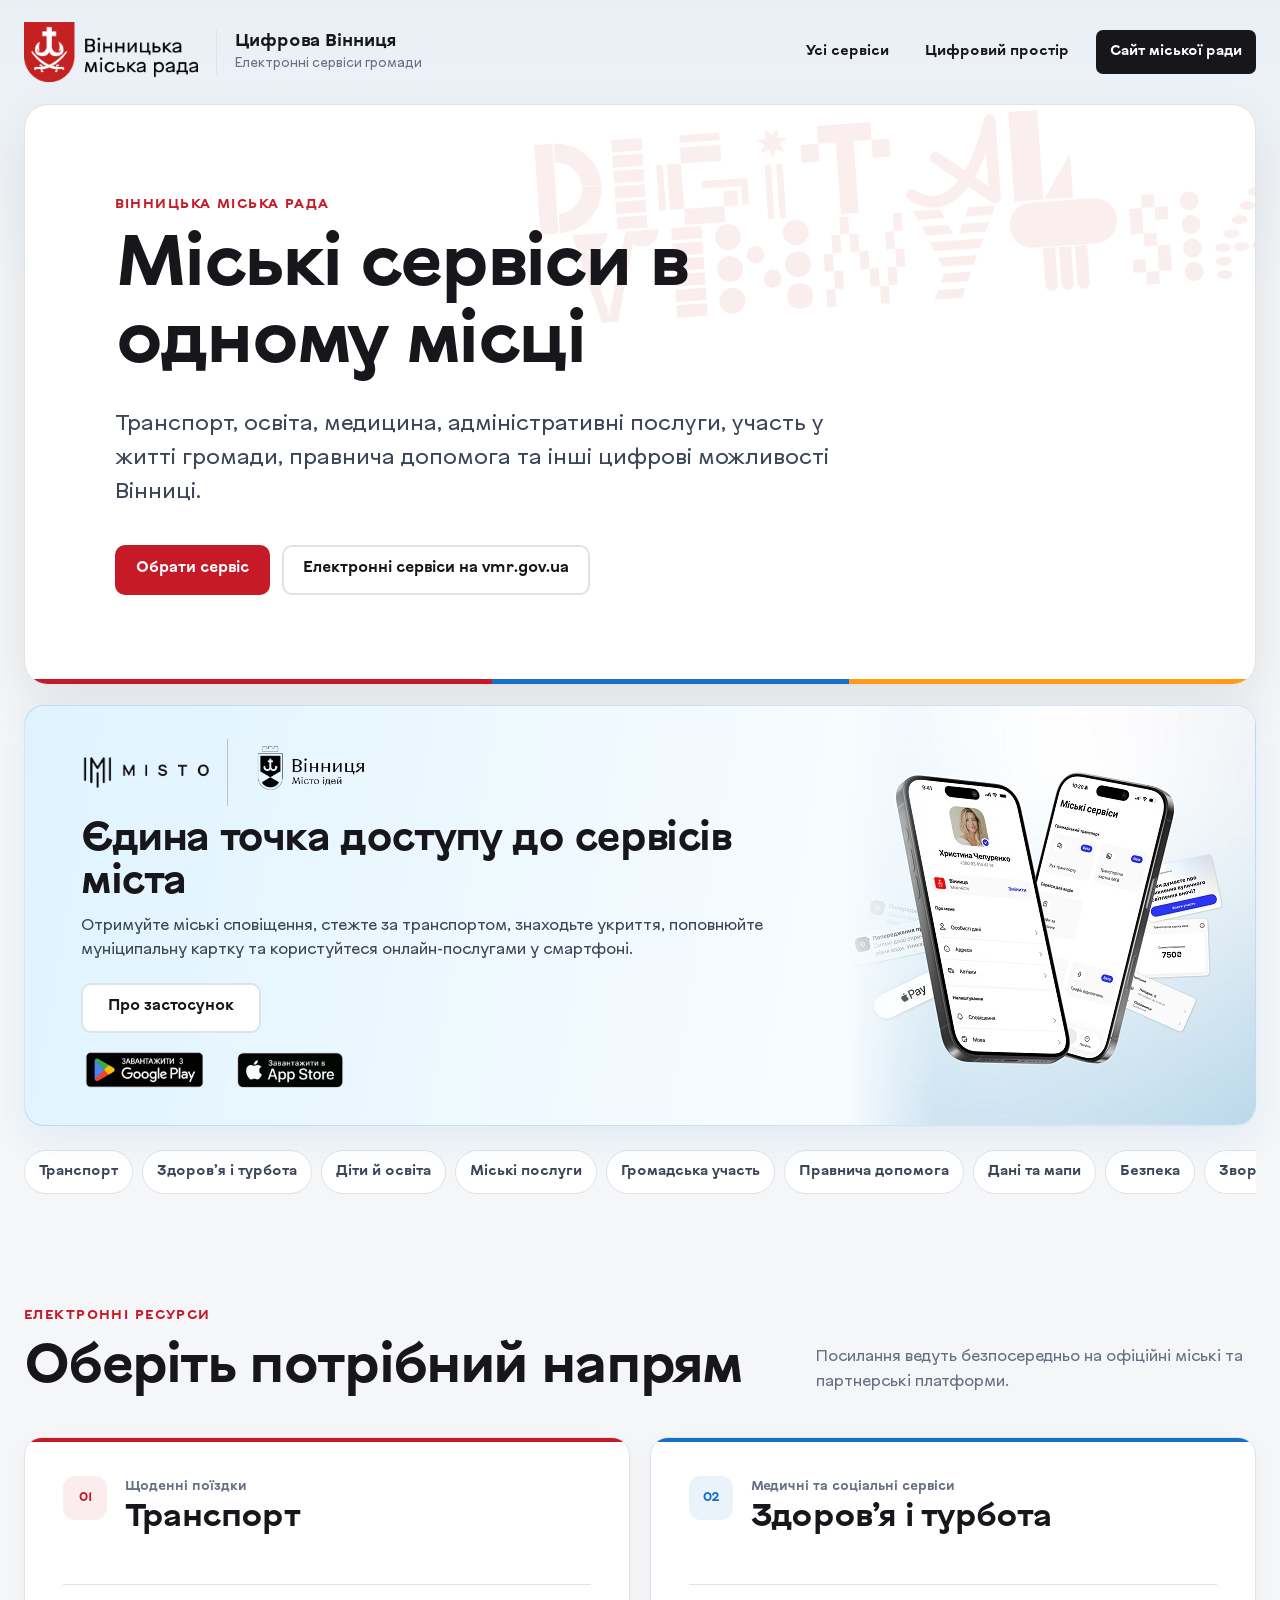
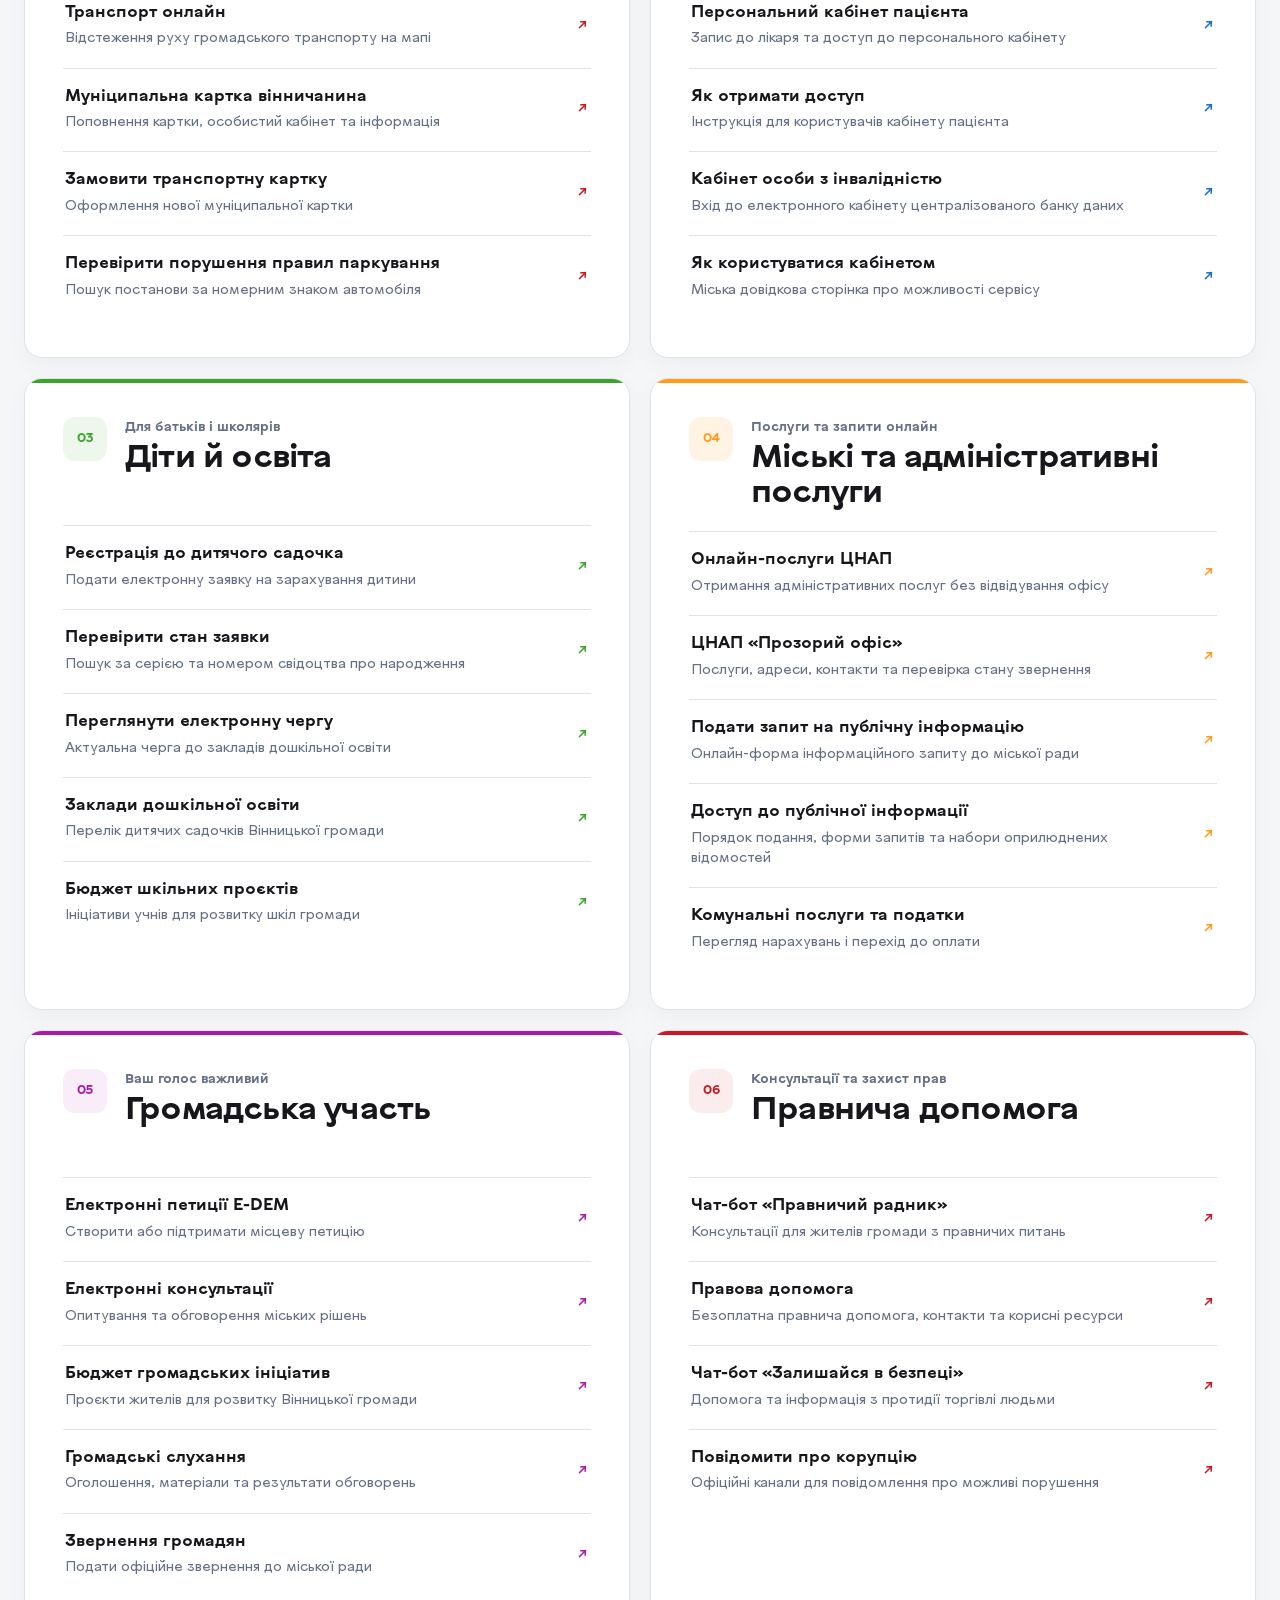
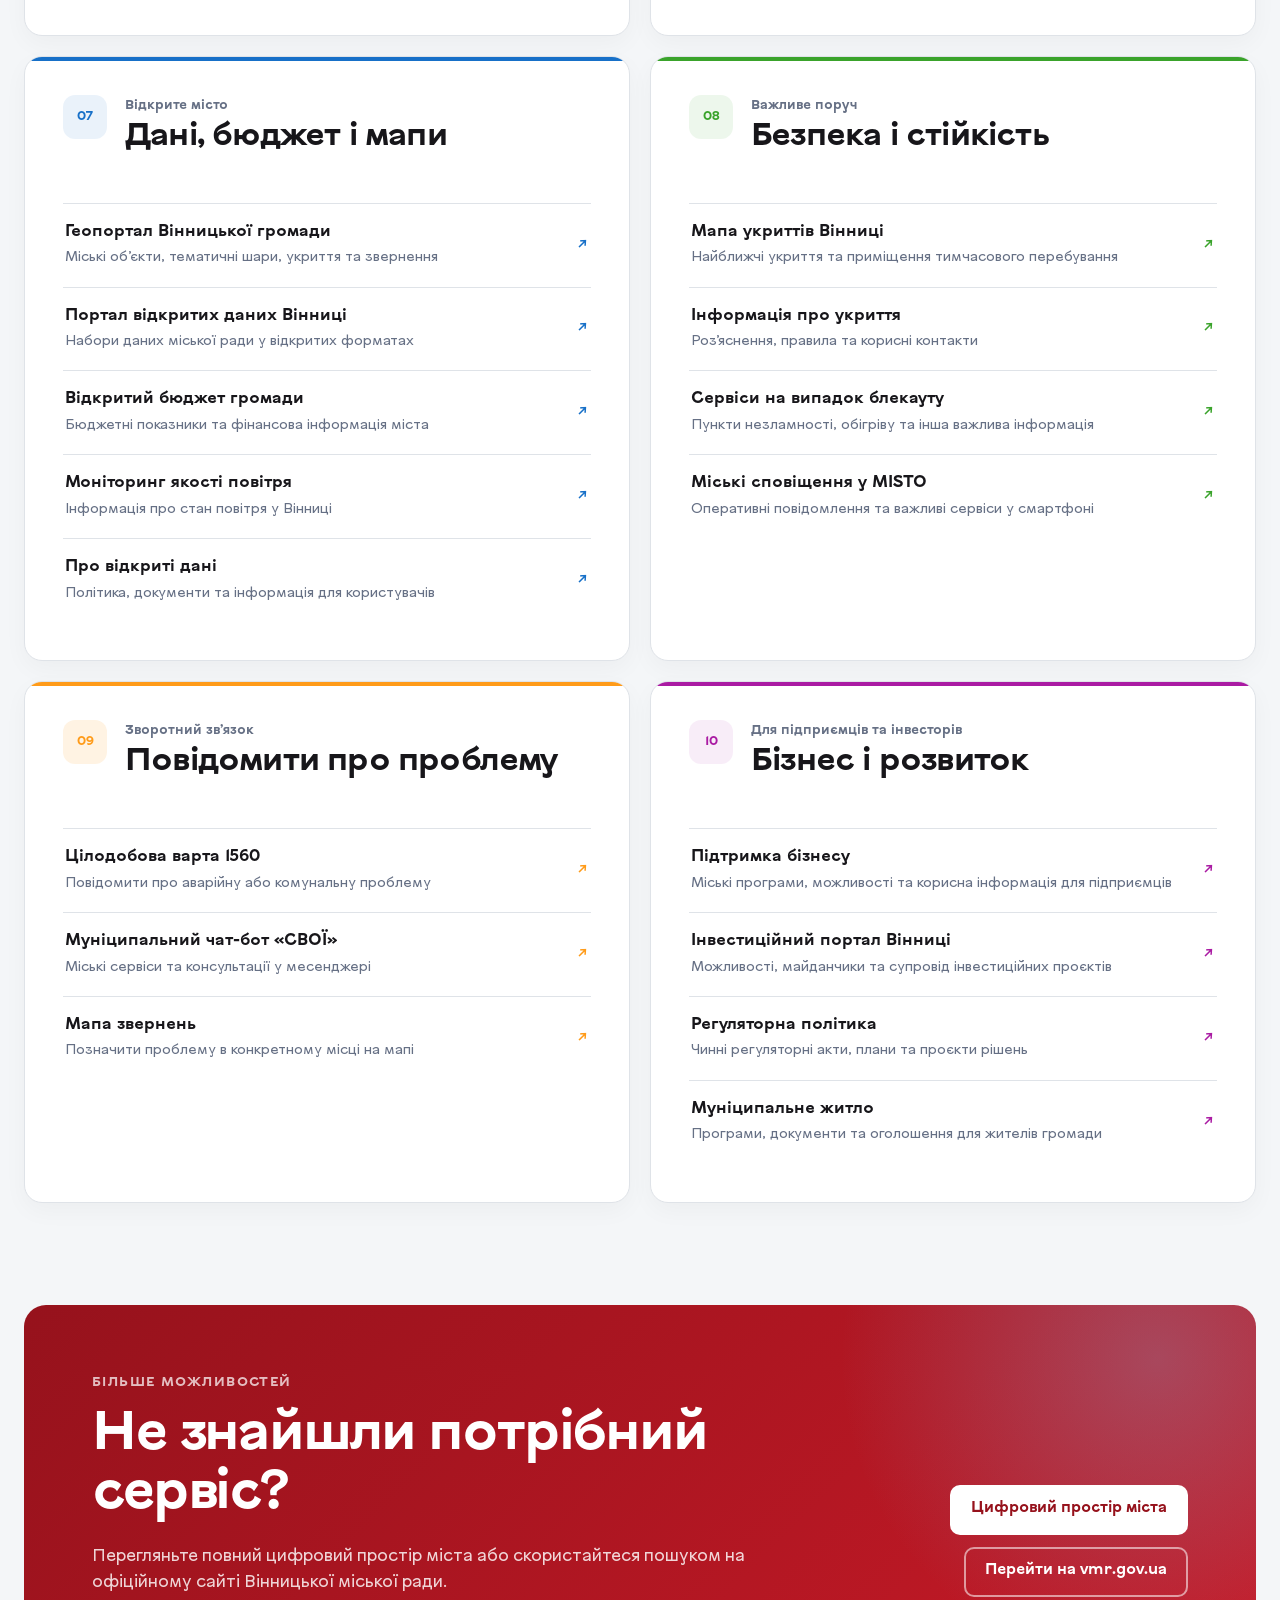
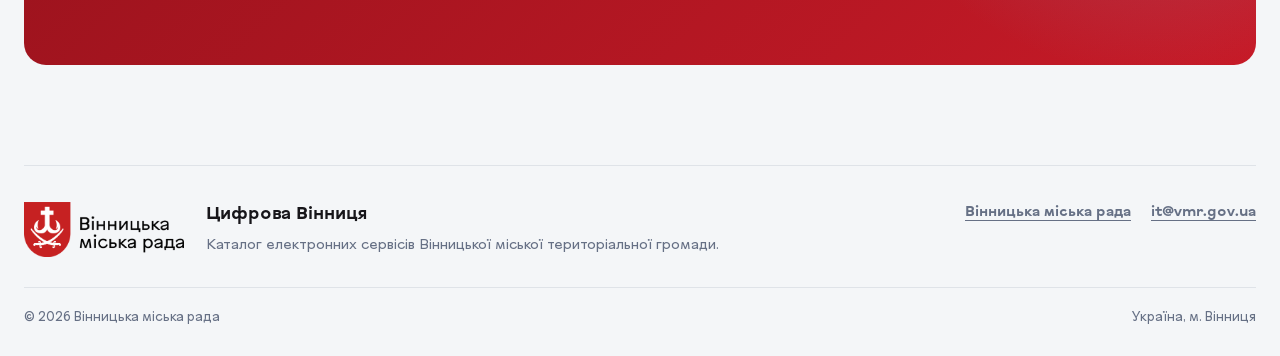
<file: index.html>
<!doctype html>
<html lang="uk">
<head>
  <meta charset="utf-8">
  <meta name="viewport" content="width=device-width, initial-scale=1">
  <meta name="description" content="Каталог електронних сервісів Вінницької міської територіальної громади: транспорт, медицина, освіта, адміністративні послуги, громадська участь, правнича допомога, відкриті дані та міські мапи.">
  <meta name="theme-color" content="#c61a27">
  <title>Цифрова Вінниця — електронні сервіси громади</title>
  <link rel="icon" href="assets/brand/vmr-favicon.png?v=2" type="image/png" sizes="256x256">
  <link rel="apple-touch-icon" href="assets/brand/vmr-favicon.png?v=2">
<link
  rel="preload"
  href="assets/fonts/VinnytsiaSansReg.woff2"
  as="font"
  type="font/woff2"
  crossorigin
>
<link
  rel="preload"
  href="assets/fonts/vinnytsia-sans-bold.otf"
  as="font"
  type="font/otf"
  crossorigin
>
  <link rel="stylesheet" href="styles.css?v=4">
</head>
<body>
  <a class="skip-link" href="#services">Перейти до електронних сервісів</a>

  <header class="site-header">
    <div class="header-inner">
      <a class="brand" href="/" aria-label="Цифрова Вінниця — головна сторінка">
        <img class="council-logo" src="assets/brand/vmr-logo.png" alt="Вінницька міська рада" width="174" height="61">
        <span class="brand-divider" aria-hidden="true"></span>
        <span class="brand-copy">
          <strong>Цифрова Вінниця</strong>
          <small>Електронні сервіси громади</small>
        </span>
      </a>
      <nav class="top-nav" aria-label="Основна навігація">
        <a href="#services">Усі сервіси</a>
        <a href="https://www.vmr.gov.ua/Digital-Vinnytsia">Цифровий простір</a>
        <a class="nav-accent" href="https://www.vmr.gov.ua/">Сайт міської ради</a>
      </nav>
    </div>
  </header>

  <main>
    <section class="intro" aria-labelledby="page-title">
      <div class="intro-copy">
        <div class="brand-display" aria-hidden="true">
          <span>Digital</span>
          <span>Vinnytsia</span>
        </div>
        <p class="eyebrow">Вінницька міська рада</p>
        <h1 id="page-title">Міські сервіси в одному місці</h1>
        <p class="intro-text">Транспорт, освіта, медицина, адміністративні послуги, участь у житті громади, правнича допомога та інші цифрові можливості Вінниці.</p>
        <div class="intro-actions">
          <a class="button button-primary" href="#services">Обрати сервіс</a>
          <a class="button button-secondary" href="https://www.vmr.gov.ua/ServiceCategory?termContentItemId=4sry1d2pns2d24fc72gvvcbxc2">Електронні сервіси на vmr.gov.ua</a>
        </div>
      </div>

    </section>

    <section class="misto-banner" aria-labelledby="misto-title">
      <div class="misto-banner-copy">
        <div class="misto-brandline">
          <img class="misto-logo" src="assets/brand/misto-logo.png" alt="MISTO" width="128" height="32">
          <span><img class="Vinnytsia-logo" src="assets/brand/mono-logo-vin.png" alt="MISTO" width="130" height="60"></span>
        </div>
        <h2 id="misto-title">Єдина точка доступу до сервісів міста</h2>
        <p>Отримуйте міські сповіщення, стежте за транспортом, знаходьте укриття, поповнюйте муніципальну картку та користуйтеся онлайн-послугами у смартфоні.</p>
			
        <div><a class="button button-secondary2" href="https://www.vmr.gov.ua/u-vinnytsi-zapuskaiut-novu-platformu-miskykh-servisiv-zastosunok-misto">Про застосунок</a></div>
		
		<div class="misto-actions">
			
          <a class="store-button" href="https://play.google.com/store/apps/details?id=tech.misto.android.misto" aria-label="Завантажити MISTO у Google Play">
            <img src="assets/brand/misto-google-play.png" alt="Завантажити з Google Play" width="113" height="36">
          </a>
          <a class="store-button" href="https://apps.apple.com/ua/app/misto/id6738929703" aria-label="Завантажити MISTO в App Store">
            <img src="assets/brand/misto-app-store.png" alt="Завантажити з App Store" width="98" height="36">
          </a>
        </div>
      </div>
      <div class="misto-visual">
        <img src="assets/brand/misto-phones.png" alt="Екрани муніципального застосунку MISTO" width="410" height="419">
      </div>
    </section>

    <nav class="category-nav" aria-label="Категорії сервісів">
      <a href="#transport">Транспорт</a>
      <a href="#health">Здоров’я і турбота</a>
      <a href="#education">Діти й освіта</a>
      <a href="#city-services">Міські послуги</a>
      <a href="#participation">Громадська участь</a>
      <a href="#legal">Правнича допомога</a>
      <a href="#data">Дані та мапи</a>
      <a href="#safety">Безпека</a>
      <a href="#support">Зворотний зв’язок</a>
      <a href="#business">Бізнес</a>
    </nav>

    <section class="services-section" id="services" aria-labelledby="services-title">
      <div class="section-heading">
        <div>
          <p class="eyebrow">Електронні ресурси</p>
          <h2 id="services-title">Оберіть потрібний напрям</h2>
        </div>
        <p>Посилання ведуть безпосередньо на офіційні міські та партнерські платформи.</p>
      </div>

      <div class="service-grid">
        <article class="service-card" id="transport">
          <div class="card-heading">
            <span class="card-number" aria-hidden="true">01</span>
            <div>
              <p class="card-kicker">Щоденні поїздки</p>
              <h3>Транспорт</h3>
            </div>
          </div>
          <ul class="service-links">
            <li>
              <a href="https://map.et.vn.ua/">
                <span><strong>Транспорт онлайн</strong><small>Відстеження руху громадського транспорту на мапі</small></span>
                <span aria-hidden="true">↗</span>
              </a>
            </li>
            <li>
              <a href="https://et.vn.ua/">
                <span><strong>Муніципальна картка вінничанина</strong><small>Поповнення картки, особистий кабінет та інформація</small></span>
                <span aria-hidden="true">↗</span>
              </a>
            </li>
            <li>
              <a href="https://et.vn.ua/order-card">
                <span><strong>Замовити транспортну картку</strong><small>Оформлення нової муніципальної картки</small></span>
                <span aria-hidden="true">↗</span>
              </a>
            </li>
            <li>
              <a href="https://inspector.vmr.gov.ua/SitePages/fines.aspx">
                <span><strong>Перевірити порушення правил паркування</strong><small>Пошук постанови за номерним знаком автомобіля</small></span>
                <span aria-hidden="true">↗</span>
              </a>
            </li>
          </ul>
        </article>

        <article class="service-card" id="health">
          <div class="card-heading">
            <span class="card-number" aria-hidden="true">02</span>
            <div>
              <p class="card-kicker">Медичні та соціальні сервіси</p>
              <h3>Здоров’я і турбота</h3>
            </div>
          </div>
          <ul class="service-links">
            <li>
              <a href="https://de.vmr.gov.ua/">
                <span><strong>Персональний кабінет пацієнта</strong><small>Запис до лікаря та доступ до персонального кабінету</small></span>
                <span aria-hidden="true">↗</span>
              </a>
            </li>
            <li>
              <a href="https://www.vmr.gov.ua/personalnyi-kabinet-patsiienta">
                <span><strong>Як отримати доступ</strong><small>Інструкція для користувачів кабінету пацієнта</small></span>
                <span aria-hidden="true">↗</span>
              </a>
            </li>
            <li>
              <a href="https://ek-cbi.msp.gov.ua/reg-info?type=signin">
                <span><strong>Кабінет особи з інвалідністю</strong><small>Вхід до електронного кабінету централізованого банку даних</small></span>
                <span aria-hidden="true">↗</span>
              </a>
            </li>
            <li>
              <a href="https://www.vmr.gov.ua/servis-elektronnyi-kabinet-osoby-z-invalidnistiu">
                <span><strong>Як користуватися кабінетом</strong><small>Міська довідкова сторінка про можливості сервісу</small></span>
                <span aria-hidden="true">↗</span>
              </a>
            </li>
          </ul>
        </article>

        <article class="service-card" id="education">
          <div class="card-heading">
            <span class="card-number" aria-hidden="true">03</span>
            <div>
              <p class="card-kicker">Для батьків і школярів</p>
              <h3>Діти й освіта</h3>
            </div>
          </div>
          <ul class="service-links">
            <li>
              <a href="https://kindergartensqueue.vmr.gov.ua/registration">
                <span><strong>Реєстрація до дитячого садочка</strong><small>Подати електронну заявку на зарахування дитини</small></span>
                <span aria-hidden="true">↗</span>
              </a>
            </li>
            <li>
              <a href="https://kindergartensqueue.vmr.gov.ua/checkstatus">
                <span><strong>Перевірити стан заявки</strong><small>Пошук за серією та номером свідоцтва про народження</small></span>
                <span aria-hidden="true">↗</span>
              </a>
            </li>
            <li>
              <a href="https://kindergartensqueue.vmr.gov.ua/queue">
                <span><strong>Переглянути електронну чергу</strong><small>Актуальна черга до закладів дошкільної освіти</small></span>
                <span aria-hidden="true">↗</span>
              </a>
            </li>
            <li>
              <a href="https://kindergartensqueue.vmr.gov.ua/kindergartens">
                <span><strong>Заклади дошкільної освіти</strong><small>Перелік дитячих садочків Вінницької громади</small></span>
                <span aria-hidden="true">↗</span>
              </a>
            </li>
            <li>
              <a href="https://schoolprojects.vmr.gov.ua/">
                <span><strong>Бюджет шкільних проєктів</strong><small>Ініціативи учнів для розвитку шкіл громади</small></span>
                <span aria-hidden="true">↗</span>
              </a>
            </li>
          </ul>
        </article>

        <article class="service-card" id="city-services">
          <div class="card-heading">
            <span class="card-number" aria-hidden="true">04</span>
            <div>
              <p class="card-kicker">Послуги та запити онлайн</p>
              <h3>Міські та адміністративні послуги</h3>
            </div>
          </div>
          <ul class="service-links">
            <li>
              <a href="https://www.vmr.gov.ua/onlain-posluhy-tsnap">
                <span><strong>Онлайн-послуги ЦНАП</strong><small>Отримання адміністративних послуг без відвідування офісу</small></span>
                <span aria-hidden="true">↗</span>
              </a>
            </li>
            <li>
              <a href="https://www.vmr.gov.ua/Transparent">
                <span><strong>ЦНАП «Прозорий офіс»</strong><small>Послуги, адреси, контакти та перевірка стану звернення</small></span>
                <span aria-hidden="true">↗</span>
              </a>
            </li>
            <li>
              <a href="https://2021.vmr.gov.ua/Lists/CitizenAddresses/NewForm.aspx?ID=57&amp;Source=%2FLists%2FOfficials">
                <span><strong>Подати запит на публічну інформацію</strong><small>Онлайн-форма інформаційного запиту до міської ради</small></span>
                <span aria-hidden="true">↗</span>
              </a>
            </li>
            <li>
              <a href="https://www.vmr.gov.ua/dostup-do-publichnoi-informatsii">
                <span><strong>Доступ до публічної інформації</strong><small>Порядок подання, форми запитів та набори оприлюднених відомостей</small></span>
                <span aria-hidden="true">↗</span>
              </a>
            </li>
            <li>
              <a href="https://www.vmr.gov.ua/oplata-komunalnykh-posluh-ta-podatkiv">
                <span><strong>Комунальні послуги та податки</strong><small>Перегляд нарахувань і перехід до оплати</small></span>
                <span aria-hidden="true">↗</span>
              </a>
            </li>
          </ul>
        </article>

        <article class="service-card" id="participation">
          <div class="card-heading">
            <span class="card-number" aria-hidden="true">05</span>
            <div>
              <p class="card-kicker">Ваш голос важливий</p>
              <h3>Громадська участь</h3>
            </div>
          </div>
          <ul class="service-links">
            <li>
              <a href="https://petition.e-dem.ua/vinnytsia">
                <span><strong>Електронні петиції E-DEM</strong><small>Створити або підтримати місцеву петицію</small></span>
                <span aria-hidden="true">↗</span>
              </a>
            </li>
            <li>
              <a href="https://consult.e-dem.ua/0510100000">
                <span><strong>Електронні консультації</strong><small>Опитування та обговорення міських рішень</small></span>
                <span aria-hidden="true">↗</span>
              </a>
            </li>
            <li>
              <a href="https://gromada.vmr.gov.ua/">
                <span><strong>Бюджет громадських ініціатив</strong><small>Проєкти жителів для розвитку Вінницької громади</small></span>
                <span aria-hidden="true">↗</span>
              </a>
            </li>
            <li>
              <a href="https://www.vmr.gov.ua/hromadski-slukhannia-0">
                <span><strong>Громадські слухання</strong><small>Оголошення, матеріали та результати обговорень</small></span>
                <span aria-hidden="true">↗</span>
              </a>
            </li>
            <li>
              <a href="https://www.vmr.gov.ua/zvernennia-hromadian">
                <span><strong>Звернення громадян</strong><small>Подати офіційне звернення до міської ради</small></span>
                <span aria-hidden="true">↗</span>
              </a>
            </li>
          </ul>
        </article>

        <article class="service-card" id="legal">
          <div class="card-heading">
            <span class="card-number" aria-hidden="true">06</span>
            <div>
              <p class="card-kicker">Консультації та захист прав</p>
              <h3>Правнича допомога</h3>
            </div>
          </div>
          <ul class="service-links">
            <li>
              <a href="https://t.me/pravnychyi_radnyk_bot">
                <span><strong>Чат-бот «Правничий радник»</strong><small>Консультації для жителів громади з правничих питань</small></span>
                <span aria-hidden="true">↗</span>
              </a>
            </li>
            <li>
              <a href="https://www.vmr.gov.ua/pravova-dopomoha">
                <span><strong>Правова допомога</strong><small>Безоплатна правнича допомога, контакти та корисні ресурси</small></span>
                <span aria-hidden="true">↗</span>
              </a>
            </li>
            <li>
              <a href="https://t.me/stay_in_safe_ua_bot">
                <span><strong>Чат-бот «Залишайся в безпеці»</strong><small>Допомога та інформація з протидії торгівлі людьми</small></span>
                <span aria-hidden="true">↗</span>
              </a>
            </li>
            <li>
              <a href="https://www.vmr.gov.ua/povidom-pro-koruptsiiu">
                <span><strong>Повідомити про корупцію</strong><small>Офіційні канали для повідомлення про можливі порушення</small></span>
                <span aria-hidden="true">↗</span>
              </a>
            </li>
          </ul>
        </article>

        <article class="service-card" id="data">
          <div class="card-heading">
            <span class="card-number" aria-hidden="true">07</span>
            <div>
              <p class="card-kicker">Відкрите місто</p>
              <h3>Дані, бюджет і мапи</h3>
            </div>
          </div>
          <ul class="service-links">
            <li>
              <a href="https://map.vmr.gov.ua/">
                <span><strong>Геопортал Вінницької громади</strong><small>Міські об’єкти, тематичні шари, укриття та звернення</small></span>
                <span aria-hidden="true">↗</span>
              </a>
            </li>
            <li>
              <a href="https://opendata.gov.ua/">
                <span><strong>Портал відкритих даних Вінниці</strong><small>Набори даних міської ради у відкритих форматах</small></span>
                <span aria-hidden="true">↗</span>
              </a>
            </li>
            <li>
              <a href="https://www.vmr.gov.ua/vidkrytyi-biudzhet-hromady">
                <span><strong>Відкритий бюджет громади</strong><small>Бюджетні показники та фінансова інформація міста</small></span>
                <span aria-hidden="true">↗</span>
              </a>
            </li>
            <li>
              <a href="https://www.vmr.gov.ua/monitorynh-iakosti-povitria-vinnytsi">
                <span><strong>Моніторинг якості повітря</strong><small>Інформація про стан повітря у Вінниці</small></span>
                <span aria-hidden="true">↗</span>
              </a>
            </li>
            <li>
              <a href="https://www.vmr.gov.ua/open-data">
                <span><strong>Про відкриті дані</strong><small>Політика, документи та інформація для користувачів</small></span>
                <span aria-hidden="true">↗</span>
              </a>
            </li>
          </ul>
        </article>

        <article class="service-card" id="safety">
          <div class="card-heading">
            <span class="card-number" aria-hidden="true">08</span>
            <div>
              <p class="card-kicker">Важливе поруч</p>
              <h3>Безпека і стійкість</h3>
            </div>
          </div>
          <ul class="service-links">
            <li>
              <a href="https://shelter.vmr.gov.ua/">
                <span><strong>Мапа укриттів Вінниці</strong><small>Найближчі укриття та приміщення тимчасового перебування</small></span>
                <span aria-hidden="true">↗</span>
              </a>
            </li>
            <li>
              <a href="https://www.vmr.gov.ua/shelter">
                <span><strong>Інформація про укриття</strong><small>Роз’яснення, правила та корисні контакти</small></span>
                <span aria-hidden="true">↗</span>
              </a>
            </li>
            <li>
              <a href="https://www.vmr.gov.ua/blackout">
                <span><strong>Сервіси на випадок блекауту</strong><small>Пункти незламності, обігріву та інша важлива інформація</small></span>
                <span aria-hidden="true">↗</span>
              </a>
            </li>
            <li>
              <a href="https://www.vmr.gov.ua/munitsypalnyi-zastosunok-misto">
                <span><strong>Міські сповіщення у MISTO</strong><small>Оперативні повідомлення та важливі сервіси у смартфоні</small></span>
                <span aria-hidden="true">↗</span>
              </a>
            </li>
          </ul>
        </article>

        <article class="service-card" id="support">
          <div class="card-heading">
            <span class="card-number" aria-hidden="true">09</span>
            <div>
              <p class="card-kicker">Зворотний зв’язок</p>
              <h3>Повідомити про проблему</h3>
            </div>
          </div>
          <ul class="service-links">
            <li>
              <a href="https://www.vmr.gov.ua/1560">
                <span><strong>Цілодобова варта 1560</strong><small>Повідомити про аварійну або комунальну проблему</small></span>
                <span aria-hidden="true">↗</span>
              </a>
            </li>
            <li>
              <a href="https://www.vmr.gov.ua/ChatBot">
                <span><strong>Муніципальний чат-бот «СВОЇ»</strong><small>Міські сервіси та консультації у месенджері</small></span>
                <span aria-hidden="true">↗</span>
              </a>
            </li>
            <li>
              <a href="https://map.vmr.gov.ua/">
                <span><strong>Мапа звернень</strong><small>Позначити проблему в конкретному місці на мапі</small></span>
                <span aria-hidden="true">↗</span>
              </a>
            </li>
          </ul>
        </article>

        <article class="service-card" id="business">
          <div class="card-heading">
            <span class="card-number" aria-hidden="true">10</span>
            <div>
              <p class="card-kicker">Для підприємців та інвесторів</p>
              <h3>Бізнес і розвиток</h3>
            </div>
          </div>
          <ul class="service-links">
            <li>
              <a href="https://www.vmr.gov.ua/pidtrymka-biznesu">
                <span><strong>Підтримка бізнесу</strong><small>Міські програми, можливості та корисна інформація для підприємців</small></span>
                <span aria-hidden="true">↗</span>
              </a>
            </li>
            <li>
              <a href="https://investinvinnytsia.com/">
                <span><strong>Інвестиційний портал Вінниці</strong><small>Можливості, майданчики та супровід інвестиційних проєктів</small></span>
                <span aria-hidden="true">↗</span>
              </a>
            </li>
            <li>
              <a href="https://www.vmr.gov.ua/rehuliatorna-polityka">
                <span><strong>Регуляторна політика</strong><small>Чинні регуляторні акти, плани та проєкти рішень</small></span>
                <span aria-hidden="true">↗</span>
              </a>
            </li>
            <li>
              <a href="https://www.vmr.gov.ua/munitsypalne-zhytlo">
                <span><strong>Муніципальне житло</strong><small>Програми, документи та оголошення для жителів громади</small></span>
                <span aria-hidden="true">↗</span>
              </a>
            </li>
          </ul>
        </article>
      </div>
    </section>

    <section class="more-services" aria-labelledby="more-title">
      <div>
        <p class="eyebrow">Більше можливостей</p>
        <h2 id="more-title">Не знайшли потрібний сервіс?</h2>
        <p>Перегляньте повний цифровий простір міста або скористайтеся пошуком на офіційному сайті Вінницької міської ради.</p>
      </div>
      <div class="more-actions">
        <a class="button button-light" href="https://www.vmr.gov.ua/Digital-Vinnytsia">Цифровий простір міста</a>
        <a class="button button-outline-light" href="https://www.vmr.gov.ua/">Перейти на vmr.gov.ua</a>
      </div>
    </section>
  </main>

  <footer class="site-footer">
    <div class="footer-main">
      <div class="footer-brand">
        <img class="footer-council-logo" src="assets/brand/vmr-logo.png" alt="Вінницька міська рада" width="160" height="56">
        <div>
          <strong>Цифрова Вінниця</strong>
          <p>Каталог електронних сервісів Вінницької міської територіальної громади.</p>
        </div>
      </div>
      <div class="footer-links">
        <a href="https://www.vmr.gov.ua/">Вінницька міська рада</a>
        <a href="mailto:it@vmr.gov.ua">it@vmr.gov.ua</a>
      </div>
    </div>
    <div class="footer-bottom">
      <span>© <span id="year">2026</span> Вінницька міська рада</span>
      <span>Україна, м. Вінниця</span>
    </div>
  </footer>

  <script>document.getElementById('year').textContent = new Date().getFullYear();</script>
</body>
</html>
</file>
<file: styles.css>
@font-face {
  font-family: "Vinnytsia Sans";
  src:
    url("assets/fonts/VinnytsiaSansReg.woff2") format("woff2"),
    url("assets/fonts/VinnytsiaSansReg.woff") format("woff");
  font-style: normal;
  font-weight: 400;
  font-display: swap;
}

@font-face {
  font-family: "Vinnytsia Sans";
  src: url("assets/fonts/vinnytsia-sans-bold.otf") format("opentype");
  font-style: normal;
  font-weight: 700;
  font-display: swap;
}

@font-face {
  font-family: "Vinnytsia City";
  src: url("assets/fonts/vinnytsia-city.otf") format("opentype");
  font-style: normal;
  font-weight: 400;
  font-display: swap;
}

:root {
  --accent: #c61a27;
  --accent-dark: #96121c;
  --brand-blue: #1770c8;
  --brand-blue-light: #80b5e0;
  --brand-pink: #fdd4d7;
  --brand-green: #3aa32b;
  --brand-orange: #ff9b19;
  --brand-purple: #aa1ba3;
  --ink: #17161a;
  --ink-soft: #3d4658;
  --muted: #667085;
  --paper: #f4f6f8;
  --surface: #ffffff;
  --line: #dfe3e8;
  --focus: #1770c8;
  --shadow: 0 22px 55px rgba(23, 22, 26, 0.09);
}

* {
  box-sizing: border-box;
}

html {
  scroll-behavior: smooth;
  scroll-padding-top: 110px;
}

body {
  margin: 0;
  min-width: 320px;
  color: var(--ink);
  background:
    linear-gradient(180deg, rgba(128, 181, 224, 0.1) 0, rgba(128, 181, 224, 0) 290px),
    var(--paper);
  font-family: "Vinnytsia Sans", "Segoe UI", Arial, sans-serif;
  font-size: 16px;
  line-height: 1.55;
  -webkit-font-smoothing: antialiased;
}

a {
  color: inherit;
}

a:focus-visible,
button:focus-visible {
  outline: 3px solid var(--focus);
  outline-offset: 3px;
}

.skip-link {
  position: fixed;
  z-index: 1000;
  top: 10px;
  left: 10px;
  padding: 12px 16px;
  color: #fff;
  background: var(--ink);
  transform: translateY(-150%);
  transition: transform 0.2s ease;
}

.skip-link:focus {
  transform: translateY(0);
}

.site-header,
main,
.site-footer {
  width: min(1240px, calc(100% - 48px));
  margin-inline: auto;
}

.site-header {
  padding: 18px 0;
}

.header-inner {
  min-height: 68px;
  display: flex;
  align-items: center;
  justify-content: space-between;
  gap: 30px;
}

.brand {
  min-width: 0;
  display: inline-flex;
  align-items: center;
  gap: 18px;
  flex: 0 1 auto;
  text-decoration: none;
}

.council-logo {
  display: block;
  width: 174px !important;
  max-width: 174px;
  height: auto !important;
  flex: 0 0 auto;
}

.brand-divider {
  width: 1px;
  height: 44px;
  flex: 0 0 auto;
  background: var(--line);
}

.brand-copy strong,
.brand-copy small {
  display: block;
}

.brand-copy strong {
  font-size: 17px;
  line-height: 1.16;
}

.brand-copy small {
  margin-top: 4px;
  color: var(--muted);
  font-size: 13px;
  line-height: 1.25;
}

.top-nav {
  display: flex;
  align-items: center;
  gap: 8px;
}

.top-nav a {
  min-height: 44px;
  display: inline-flex;
  align-items: center;
  padding: 10px 14px;
  border-radius: 7px;
  font-size: 14px;
  font-weight: 700;
  text-decoration: none;
}

.top-nav a:hover {
  color: var(--accent);
  background: rgba(198, 26, 39, 0.06);
}

.top-nav .nav-accent {
  margin-left: 5px;
  color: #fff;
  background: var(--ink);
}

.top-nav .nav-accent:hover {
  color: #fff;
  background: var(--accent-dark);
}

.intro {
  position: relative;
  overflow: hidden;
  background: var(--surface);
  border: 1px solid var(--line);
  border-radius: 24px;
  box-shadow: var(--shadow);
}

.intro::after {
  position: absolute;
  z-index: 4;
  right: 0;
  bottom: 0;
  left: 0;
  height: 5px;
  content: "";
  background: linear-gradient(
    90deg,
    var(--accent) 0 38%,
    var(--brand-blue) 38% 67%,
    var(--brand-orange) 67% 100%
  );
  pointer-events: none;
}

.intro-copy {
  position: relative;
  z-index: 0;
  min-height: 440px;
  display: flex;
  flex-direction: column;
  justify-content: center;
  overflow: hidden;
  padding: clamp(48px, 7vw, 90px);
  isolation: isolate;
}

.intro-copy > *:not(.brand-display) {
  position: relative;
  z-index: 1;
}

.brand-display {
  position: absolute;
  z-index: -1;
  top: 26px;
  right: -34px;
  display: flex;
  flex-direction: column;
  align-items: flex-start;
  color: var(--accent);
  font-family: "Vinnytsia City", "Vinnytsia Sans", sans-serif;
  font-size: clamp(86px, 10vw, 148px);
  line-height: 0.72;
  opacity: 0.075;
  pointer-events: none;
  user-select: none;
  white-space: nowrap;
  transform: rotate(-4deg);
}

.brand-display span:last-child {
  margin-left: 0.25em;
}

.eyebrow {
  margin: 0 0 14px;
  color: var(--accent);
  font-size: 13px;
  font-weight: 800;
  letter-spacing: 0.11em;
  text-transform: uppercase;
}

h1,
h2,
h3,
p {
  overflow-wrap: break-word;
}

h1,
h2,
h3 {
  margin-top: 0;
  font-family: "Vinnytsia Sans", "Segoe UI", sans-serif;
  font-weight: 700;
  line-height: 1.08;
}

h1 {
  max-width: 780px;
  margin-bottom: 24px;
  font-size: clamp(46px, 5.7vw, 72px);
  letter-spacing: -0.035em;
}

.intro-text {
  max-width: 760px;
  margin: 0 0 34px;
  color: var(--ink-soft);
  font-size: clamp(18px, 2vw, 22px);
  line-height: 1.55;
}

.intro-actions,
.more-actions {
  display: flex;
  align-items: center;
  flex-wrap: wrap;
  gap: 12px;
}

.button {
  min-height: 50px;
  display: inline-flex;
  align-items: center;
  justify-content: center;
  padding: 13px 19px;
  border: 2px solid transparent;
  border-radius: 10px;
  font-size: 15px;
  font-weight: 800;
  line-height: 1.25;
  text-align: center;
  text-decoration: none;
  transition: background 0.2s ease, border-color 0.2s ease, color 0.2s ease, transform 0.2s ease;
}

.button:hover {
  transform: translateY(-2px);
}

.button-primary {
  color: #fff;
  background: var(--accent);
}

.button-primary:hover {
  background: var(--accent-dark);
}

.button-secondary {
  color: var(--ink);
  background: #fff;
  border-color: var(--line);
}

.button-secondary2 {
  color: var(--ink);
  background: #fff;
  border-color: var(--line);
  padding: 5px 25px;
  border-radius: 10px;
  
}

.button-secondary:hover {
  border-color: var(--ink);
}

.button-secondary:hover {
  border-color: var(--line);
}

.misto-banner {
  position: relative;
  min-height: 270px;
  display: grid;
  grid-template-columns: minmax(0, 1fr) minmax(330px, 410px);
  align-items: stretch;
  margin-top: 20px;
  overflow: hidden;
  color: var(--ink);
  background: linear-gradient(100deg, #dff3ff 0%, #f5fbff 58%, #ffffff 100%);
  border: 1px solid rgba(23, 112, 200, 0.18);
  border-radius: 20px;
  box-shadow: 0 14px 36px rgba(23, 112, 200, 0.08);
  isolation: isolate;
}



.misto-banner-copy {
  position: relative;
  z-index: 2;
  display: flex;
  flex-direction: column;
  justify-content: center;
  padding: 30px clamp(28px, 4.5vw, 56px);
}

.misto-brandline {
  display: flex;
  align-items: center;
  gap: 18px;
  margin-bottom: 13px;
}

.misto-logo {
  width: 128px;
  height: auto;
  display: block;
}

.misto-brandline span {
  padding-left: 18px;
  color: var(--ink-soft);
  border-left: 1px solid rgba(23, 22, 26, 0.22);
  font-size: 13px;
  font-weight: 700;
}

.misto-banner h2 {
  max-width: 680px;
  margin-bottom: 10px;
  font-size: clamp(28px, 3.2vw, 40px);
  letter-spacing: -0.035em;
}

.misto-banner p {
  max-width: 760px;
  margin: 0 0 20px;
  color: var(--ink-soft);
  font-size: 16px;
  line-height: 1.48;
}

.misto-actions {
  display: flex;
  align-items: center;
  flex-wrap: wrap;
  gap: 10px;
}

.store-button {
  min-height: 36px;
  display: inline-flex;
  align-items: center;
  text-decoration: none;
  transition: opacity 0.2s ease, transform 0.2s ease;
}

.store-button:hover {
  opacity: 0.84;
  transform: translateY(-2px);
}

.store-button img {
  display: block;
  width: auto;
  height: 45px;
  margin-top: 15px;
}

.misto-details {
  display: inline-flex;
  align-items: center;
  gap: 8px;
  margin-left: 5px;
  color: var(--brand-blue);
  font-size: 18px;
  font-weight: 800;
  
}

.misto-details span {
  font-size: 20px;
  transition: transform 0.2s ease;
}

.misto-details:hover span {
  transform: translateX(4px);
}

.misto-visual {
  position: relative;
  min-width: 0;
  overflow: hidden;
}

.misto-visual::before {
  position: absolute;
  z-index: 2;
  top: 0;
  bottom: 0;
  left: 0;
  width: 90px;
  content: "";
  background: linear-gradient(90deg, #f8fcff, rgba(248, 252, 255, 0));
  pointer-events: none;
}

.misto-visual img {
  width: 100%;
  height: 100%;
  display: block;
  object-fit: cover;
  object-position: center 46%;
}

.category-nav {
  display: flex;
  gap: 9px;
  margin: 24px 0 0;
  padding: 0 0 10px;
  overflow-x: auto;
  scrollbar-width: thin;
}

.category-nav a {
  flex: 0 0 auto;
  padding: 10px 14px;
  color: var(--ink-soft);
  background: var(--surface);
  border: 1px solid var(--line);
  border-radius: 999px;
  font-size: 14px;
  font-weight: 700;
  text-decoration: none;
  transition: color 0.2s ease, border-color 0.2s ease, background 0.2s ease;
}

.category-nav a:hover {
  color: var(--accent);
  background: rgba(253, 212, 215, 0.34);
  border-color: rgba(198, 26, 39, 0.5);
}

.services-section {
  padding: clamp(64px, 8vw, 108px) 0;
}

.section-heading {
  display: flex;
  align-items: flex-end;
  justify-content: space-between;
  gap: 40px;
  margin-bottom: 38px;
}

.section-heading h2,
.more-services h2 {
  margin-bottom: 0;
  font-size: clamp(34px, 4.5vw, 54px);
  letter-spacing: -0.04em;
}

.section-heading > p {
  max-width: 440px;
  margin: 0 0 4px;
  color: var(--muted);
  font-size: 16px;
}

.service-grid {
  display: grid;
  grid-template-columns: repeat(2, minmax(0, 1fr));
  gap: 20px;
}

.service-card {
  --card-accent: var(--accent);
  --card-tint: rgba(198, 26, 39, 0.08);
  position: relative;
  min-width: 0;
  overflow: hidden;
  padding: clamp(24px, 4vw, 38px);
  background: var(--surface);
  border: 1px solid var(--line);
  border-radius: 18px;
  box-shadow: 0 8px 25px rgba(23, 22, 26, 0.035);
  scroll-margin-top: 104px;
  transition: border-color 0.2s ease, box-shadow 0.2s ease, transform 0.2s ease;
}

.service-card::before {
  position: absolute;
  top: 0;
  right: 0;
  left: 0;
  height: 4px;
  content: "";
  background: var(--card-accent);
}

.service-card:hover {
  border-color: color-mix(in srgb, var(--card-accent) 35%, var(--line));
  box-shadow: 0 16px 38px rgba(23, 22, 26, 0.07);
  transform: translateY(-2px);
}

.service-card:nth-child(2),
.service-card:nth-child(7) {
  --card-accent: var(--brand-blue);
  --card-tint: rgba(23, 112, 200, 0.09);
}

.service-card:nth-child(3),
.service-card:nth-child(8) {
  --card-accent: var(--brand-green);
  --card-tint: rgba(58, 163, 43, 0.09);
}

.service-card:nth-child(4),
.service-card:nth-child(9) {
  --card-accent: var(--brand-orange);
  --card-tint: rgba(255, 155, 25, 0.12);
}

.service-card:nth-child(5),
.service-card:nth-child(10) {
  --card-accent: var(--brand-purple);
  --card-tint: rgba(170, 27, 163, 0.08);
}

.card-heading {
  display: flex;
  align-items: flex-start;
  gap: 18px;
  min-height: 88px;
  margin-bottom: 20px;
}

.card-number {
  flex: 0 0 auto;
  width: 44px;
  height: 44px;
  display: grid;
  place-items: center;
  color: var(--card-accent);
  background: var(--card-tint);
  border-radius: 12px;
  font-size: 13px;
  font-weight: 900;
}

.card-kicker {
  margin: 1px 0 4px;
  color: var(--muted);
  font-size: 13px;
  font-weight: 700;
}

.service-card h3 {
  margin-bottom: 0;
  font-size: clamp(25px, 3vw, 32px);
  letter-spacing: -0.025em;
}

.service-links {
  margin: 0;
  padding: 0;
  border-top: 1px solid var(--line);
  list-style: none;
}

.service-links li + li {
  border-top: 1px solid var(--line);
}

.service-links a {
  display: flex;
  align-items: center;
  justify-content: space-between;
  gap: 18px;
  padding: 18px 2px;
  text-decoration: none;
}

.service-links a > span:first-child {
  min-width: 0;
}

.service-links strong,
.service-links small {
  display: block;
}

.service-links strong {
  font-size: 16px;
  line-height: 1.35;
}

.service-links small {
  margin-top: 5px;
  color: var(--muted);
  font-size: 14px;
  line-height: 1.45;
}

.service-links a > span:last-child {
  flex: 0 0 auto;
  color: var(--card-accent);
  font-size: 20px;
  transition: transform 0.2s ease;
}

.service-links a:hover strong {
  color: var(--card-accent);
}

.service-links a:hover > span:last-child {
  transform: translate(3px, -3px);
}

.more-services {
  display: grid;
  grid-template-columns: minmax(0, 1.4fr) minmax(280px, 0.6fr);
  align-items: end;
  gap: 50px;
  margin-bottom: clamp(64px, 8vw, 100px);
  padding: clamp(38px, 6vw, 68px);
  color: #fff;
  background:
    radial-gradient(circle at 92% 15%, rgba(128, 181, 224, 0.3), transparent 27%),
    linear-gradient(135deg, var(--accent-dark), var(--accent));
  border-radius: 22px;
}

.more-services .eyebrow {
  color: rgba(255, 255, 255, 0.72);
}

.more-services p:not(.eyebrow) {
  max-width: 700px;
  margin: 20px 0 0;
  color: rgba(255, 255, 255, 0.82);
  font-size: 17px;
}

.more-actions {
  justify-content: flex-end;
}

.button-light {
  color: var(--accent-dark);
  background: #fff;
}

.button-outline-light {
  color: #fff;
  border-color: rgba(255, 255, 255, 0.55);
}

.button-outline-light:hover {
  border-color: #fff;
}

.site-footer {
  color: var(--muted);
  border-top: 1px solid var(--line);
}

.footer-main {
  display: flex;
  justify-content: space-between;
  gap: 40px;
  padding: 36px 0 30px;
}

.footer-brand {
  min-width: 0;
  display: flex;
  align-items: center;
  gap: 22px;
}

.footer-brand .footer-council-logo {
  width: 160px !important;
  max-width: 160px;
  height: auto !important;
  flex: 0 0 auto;
}

.footer-main strong {
  color: var(--ink);
  font-size: 17px;
}

.footer-main p {
  max-width: 600px;
  margin: 7px 0 0;
  font-size: 14px;
}

.footer-links {
  display: flex;
  flex-wrap: wrap;
  align-items: flex-start;
  justify-content: flex-end;
  gap: 10px 20px;
  font-size: 14px;
  font-weight: 700;
}

.footer-links a {
  text-underline-offset: 4px;
}

.footer-bottom {
  display: flex;
  justify-content: space-between;
  gap: 20px;
  padding: 20px 0 28px;
  border-top: 1px solid var(--line);
  font-size: 13px;
}

@media (max-width: 980px) {
  .brand-divider,
  .brand-copy {
    display: none;
  }

  .council-logo {
    width: 164px !important;
    max-width: 164px;
  }

  .top-nav a:not(.nav-accent) {
    display: none;
  }

  .misto-banner {
    grid-template-columns: minmax(0, 1fr) 330px;
  }

  .misto-banner-copy {
    padding-inline: 32px;
  }

  .more-services {
    grid-template-columns: 1fr;
    align-items: start;
  }

  .more-actions {
    justify-content: flex-start;
  }
}

@media (max-width: 760px) {
  html {
    scroll-padding-top: 80px;
  }

  .site-header,
  main,
  .site-footer {
    width: min(100% - 28px, 1240px);
  }

  .site-header {
    padding: 10px 0;
  }

  .header-inner {
    min-height: 56px;
    gap: 16px;
  }

  .council-logo {
    width: 150px !important;
    max-width: 150px;
  }

  .top-nav .nav-accent {
    min-height: 40px;
    padding: 8px 11px;
    font-size: 13px;
  }

  .intro {
    border-radius: 18px;
  }

  .intro-copy {
    min-height: 0;
    padding: 42px 24px 46px;
  }

  .brand-display {
    top: 27px;
    right: -20px;
    font-size: clamp(72px, 24vw, 112px);
    opacity: 0.06;
  }

  h1 {
    font-size: clamp(41px, 12vw, 58px);
  }

  .intro-actions,
  .more-actions {
    align-items: stretch;
    flex-direction: column;
  }

  .button {
    width: 100%;
  }

  .misto-banner {
    min-height: 0;
    grid-template-columns: 1fr;
    border-radius: 17px;
  }

  .misto-banner-copy {
    padding: 24px 20px 18px;
  }

  .misto-banner .button-secondary2 {
    width: auto;
    min-height: 44px;
    display: inline-flex;
    margin-bottom: 16px;
    padding: 8px 20px;
  }

  .misto-actions {
    flex-wrap: nowrap;
    gap: 12px;
  }

  .misto-visual {
    display: none;
  }

  .misto-visual::before {
    top: 0;
    right: 0;
    bottom: auto;
    width: auto;
    height: 55px;
    background: linear-gradient(180deg, #f8fcff, rgba(248, 252, 255, 0));
  }

  .misto-visual img {
    width: auto;
    max-width: 100%;
    height: 100%;
    object-fit: contain;
    object-position: center bottom;
  }

  .category-nav {
    margin-top: 16px;
  }

  .services-section {
    padding: 64px 0;
  }

  .section-heading {
    align-items: flex-start;
    flex-direction: column;
    gap: 18px;
    margin-bottom: 28px;
  }

  .service-grid {
    grid-template-columns: 1fr;
    gap: 14px;
  }

  .service-card {
    padding: 24px 20px;
    border-radius: 15px;
  }

  .card-heading {
    min-height: 0;
  }

  .more-services {
    gap: 30px;
    padding: 34px 24px;
    border-radius: 18px;
  }

  .footer-main,
  .footer-bottom {
    align-items: flex-start;
    flex-direction: column;
  }

  .footer-links {
    justify-content: flex-start;
  }

  .footer-brand {
    align-items: flex-start;
    flex-direction: column;
    gap: 18px;
  }

  .footer-brand .footer-council-logo {
    width: 150px !important;
    max-width: 150px;
  }
}

@media (max-width: 420px) {
  .council-logo {
    width: 132px !important;
    max-width: 132px;
  }

  .top-nav .nav-accent {
    max-width: 112px;
    padding-inline: 9px;
    font-size: 12px;
    text-align: center;
  }

  .intro-copy {
    padding-inline: 20px;
  }

  h1 {
    font-size: 39px;
  }

  .intro-text {
    font-size: 17px;
  }

  .misto-banner-copy {
    padding-inline: 20px;
  }

  .misto-brandline {
    align-items: center;
    flex-direction: row;
    gap: 12px;
  }

  .misto-logo {
    width: 108px;
  }

  .misto-brandline span {
    padding-left: 12px;
    border-left: 1px solid rgba(23, 22, 26, 0.22);
  }

  .Vinnytsia-logo {
    width: 104px;
    height: auto;
    display: block;
  }

  .misto-actions {
    align-items: center;
  }

  .store-button {
    flex: 0 0 auto;
  }

  .store-button img {
    height: 34px;
  }

  .misto-visual {
    height: 180px;
  }

  .misto-details {
    width: 100%;
    margin: 5px 0 0;
  }

  .service-card {
    padding-inline: 18px;
  }

  .card-heading {
    gap: 13px;
  }

  .card-number {
    width: 40px;
    height: 40px;
  }

  .service-card h3 {
    font-size: 24px;
  }

  .service-links a {
    gap: 12px;
  }
}

@media (prefers-reduced-motion: reduce) {
  *,
  *::before,
  *::after {
    scroll-behavior: auto !important;
    transition: none !important;
  }
}
</file>
